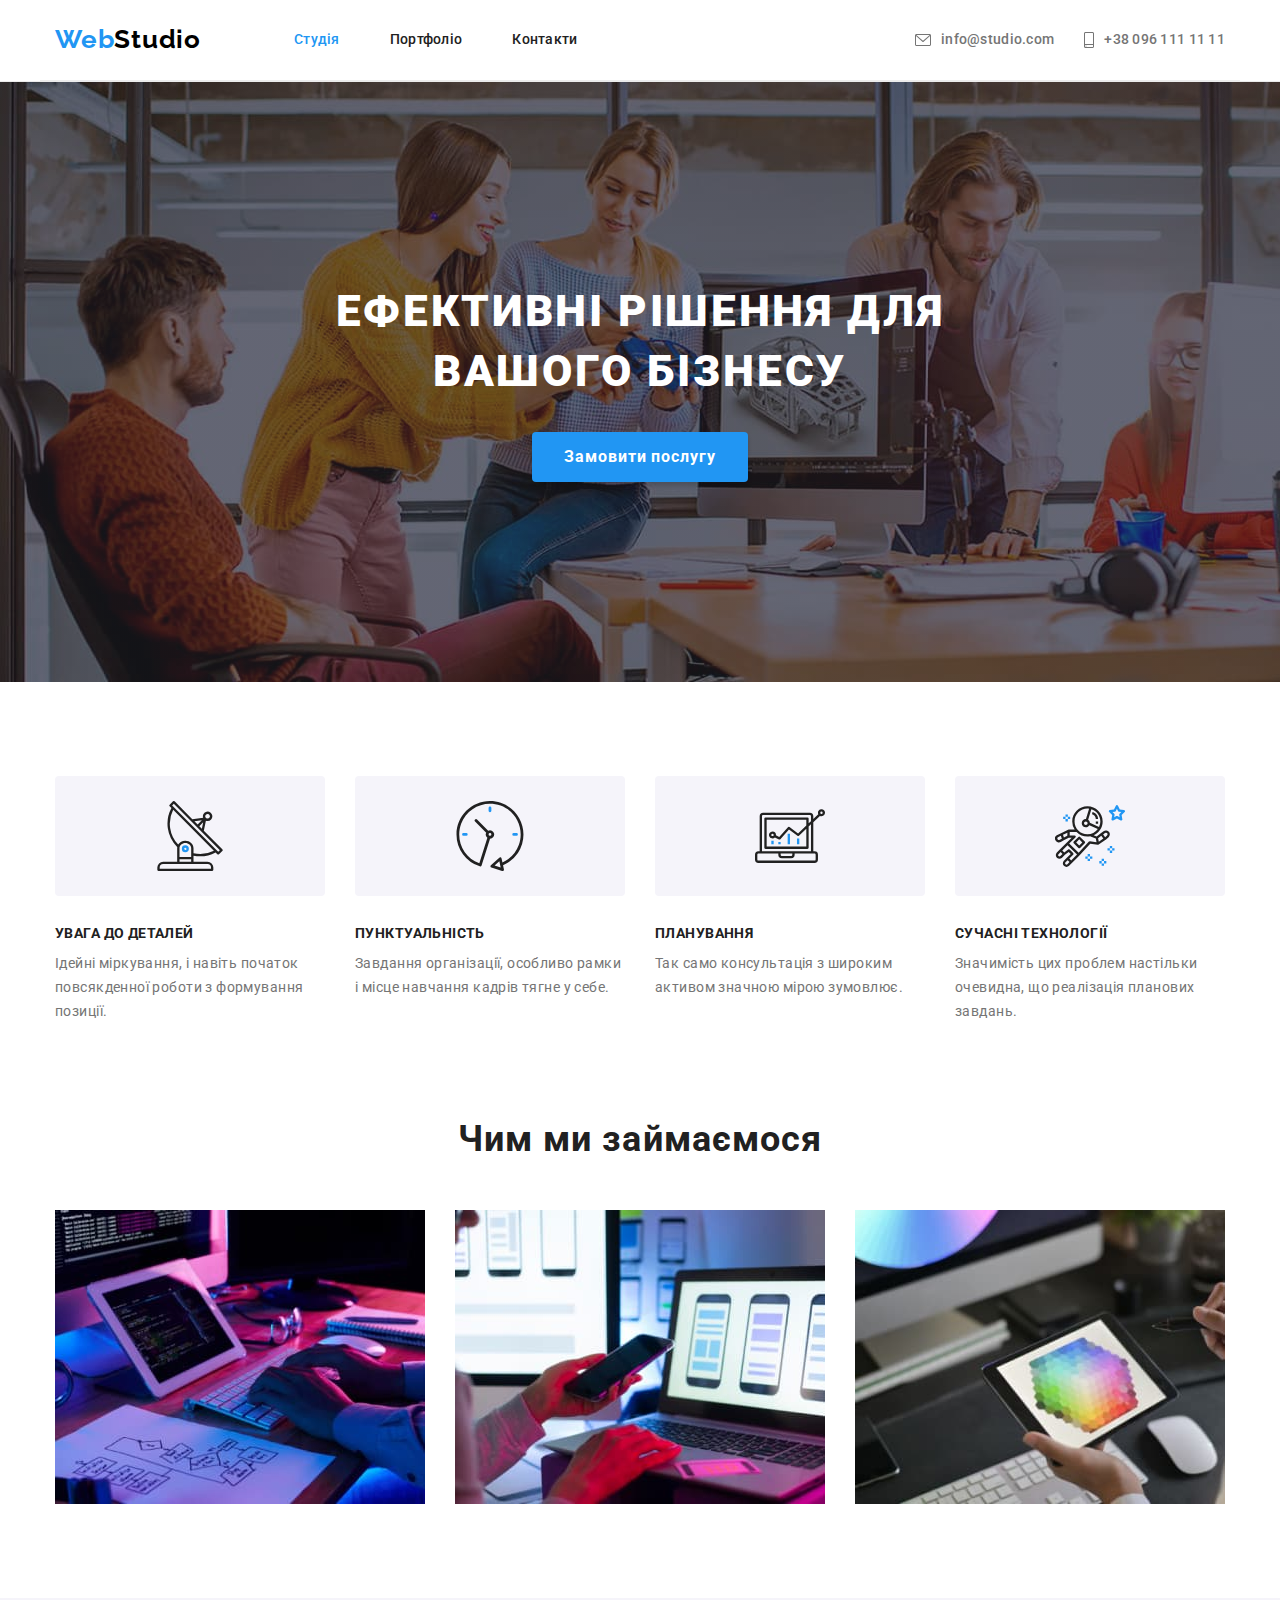
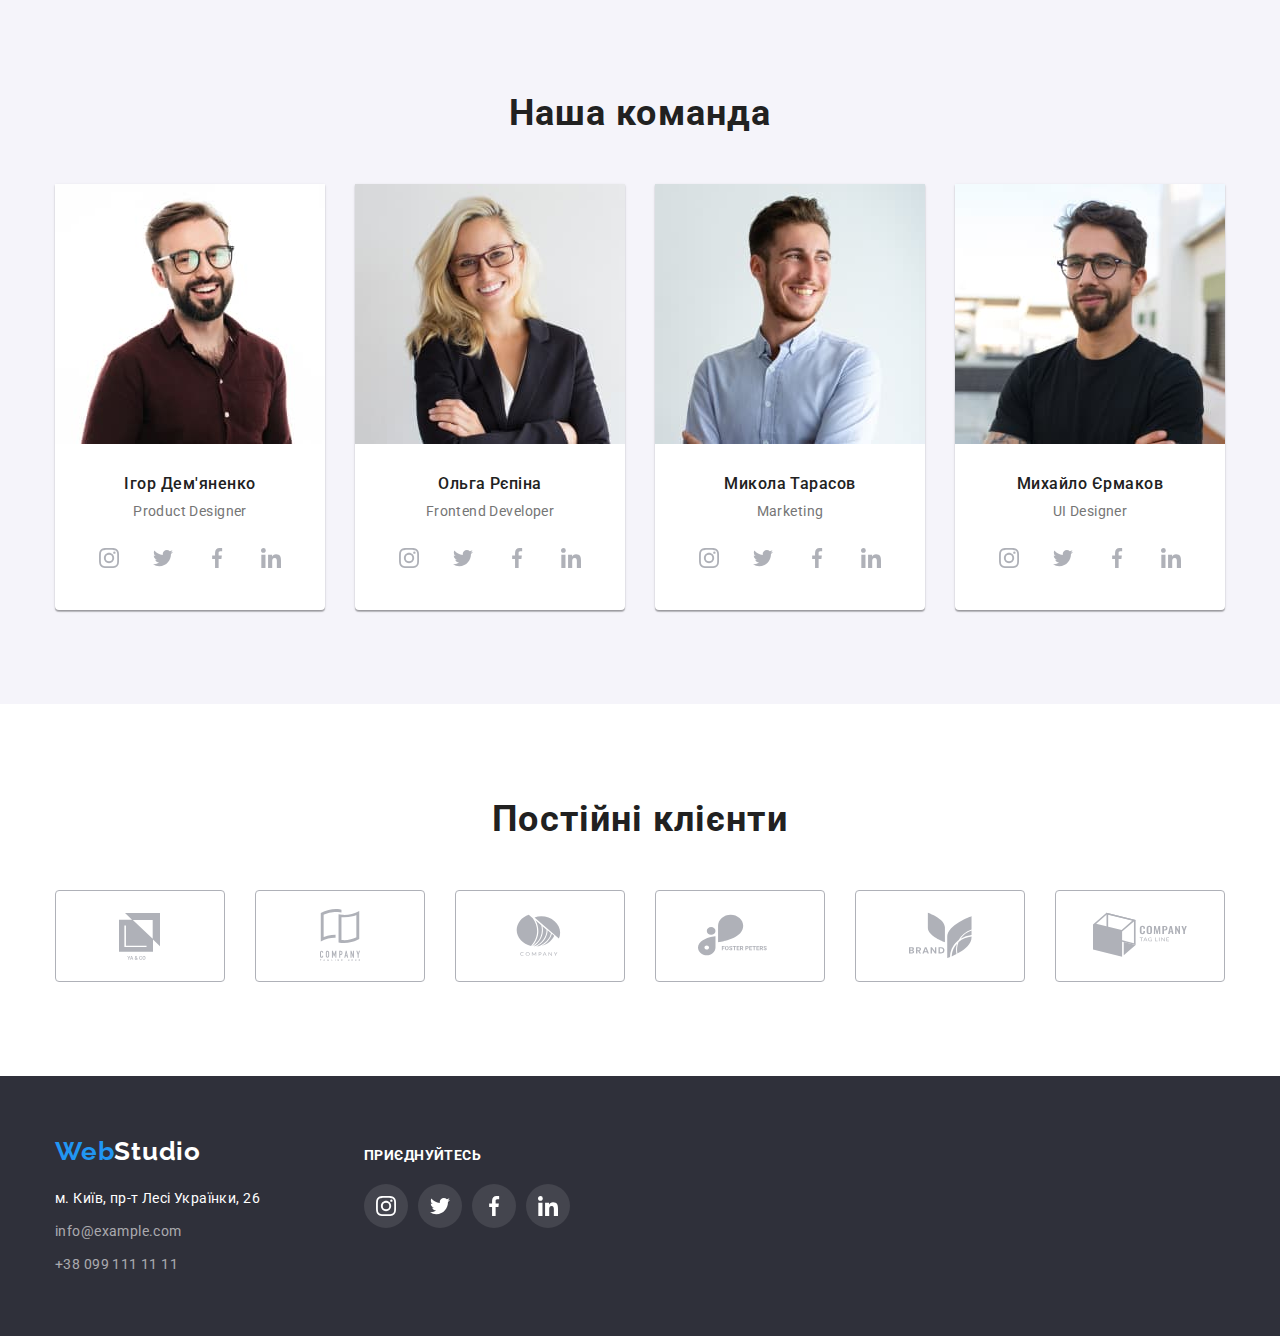
<file: index.html>
<!DOCTYPE html>
<html lang="uk">
  <head>
    <meta charset="UTF-8" />
    <meta http-equiv="X-UA-Compatible" content="IE=edge" />
    <meta name="viewport" content="width=device-width, initial-scale=1.0" />
    <link
      href="https://fonts.googleapis.com/css2?family=Raleway:wght@700&family=Roboto:wght@400;500;700;900&display=swap"
      rel="stylesheet"
    />
    <link
      rel="stylesheet"
      href="https://cdnjs.cloudflare.com/ajax/libs/modern-normalize/1.1.0/modern-normalize.min.css"
    />
    <link rel="stylesheet" href="./css/styles.css" />
    <title>Document</title>
  </head>
  <body>
    <!-- Шапка сайта -->
    <header class="header">
      <div class="header container">
        <nav class="nav">
          <a
            href="./index.html"
            class="logo"
            target="_blank"
            rel="noreferrer nofollow noopener"
            >Web<span class="studio-black">Studio</span></a
          >
          <ul class="nav-list">
            <li class="nav-item">
              <a href="./index.html" class="nav-a studio current">Студія</a>
            </li>
            <li class="nav-item">
              <a href="./portfolio.html" class="nav-a portfolio">Портфоліо</a>
            </li>
            <li class="nav-item">
              <a href="" class="nav-a contacts">Контакти</a>
            </li>
          </ul>
        </nav>
        <ul class="address">
          <li class="communications">
            <a
              href="mailto:info@devstudio.com"
              lang="en"
              class="communications-mail email"
              target="_blank"
              rel="noreferrer nofollow noopener"
            >
              <svg class="icon-envelope">
                <use href="./images/icons.svg#icon-envelope"></use>
              </svg>
              info@studio.com</a
            >
          </li>
          <li class="communications">
            <a
              href="tel:+380961111111"
              class="communications-mail phone"
              target="_blank"
              rel="noreferrer nofollow noopener"
              ><svg class="icon-smartphone">
                <use href="./images/icons.svg#icon-smartphone"></use>
              </svg>
              +38 096 111 11 11</a
            >
          </li>
        </ul>
      </div>
    </header>

    <main>
      <!-- Герой -->
      <section class="hero overlay">
        <div class="container">
          <h1 class="hero-head">
            Ефективні рішення для <br />
            вашого бізнесу
          </h1>
          <button type="button" class="hero-button">Замовити послугу</button>
        </div>
      </section>

      <!-- Принципы -->
      <section class="principles">
        <div class="container">
          <h2 class="visually-hidden">Наші особливості</h2>
          <ul class="table-list">
            <li class="principles-list">
              <div class="border-grey">
                <svg class="icon-antenna" width="70" height="70">
                  <use href="./images/icons.svg#icon-antenna"></use>
                </svg>
              </div>
              <h3 class="principles-list-head">Увага до деталей</h3>
              <p class="principles-list-text">
                Ідейні міркування, і навіть початок повсякденної роботи з
                формування позиції.
              </p>
            </li>

            <li class="principles-list">
              <div class="border-grey">
                <svg class="icon-clock" width="70" height="70">
                  <use href="./images/icons.svg#icon-clock"></use>
                </svg>
              </div>
              <h3 class="principles-list-head">Пунктуальність</h3>
              <p class="principles-list-text">
                Завдання організації, особливо рамки і місце навчання кадрів
                тягне у себе.
              </p>
            </li>
            <li class="principles-list">
              <div class="border-grey">
                <svg class="icon-diagram" width="70" height="70">
                  <use href="./images/icons.svg#icon-diagram"></use>
                </svg>
              </div>
              <h3 class="principles-list-head">Планування</h3>
              <p class="principles-list-text">
                Так само консультація з широким активом значною мірою зумовлює.
              </p>
            </li>
            <li class="principles-list">
              <div class="border-grey">
                <svg class="icon-astronaut" width="70" height="70">
                  <use href="./images/icons.svg#icon-astronaut"></use>
                </svg>
              </div>
              <h3 class="principles-list-head">Сучасні технології</h3>
              <p class="principles-list-text">
                Значимість цих проблем настільки очевидна, що реалізація
                планових завдань.
              </p>
            </li>
          </ul>
        </div>
      </section>

      <!-- Чем мы занимаеимся -->
      <section class="neon">
        <div class="container">
          <h2 class="occupation">Чим ми займаємося</h2>
          <ul class="ul-occupation">
            <li class="image">
              <img
                src="./images/box1.jpg"
                alt="Людина працює за комп'ютером"
                width="370"
              />
            </li>
            <li class="image">
              <img
                src="./images/box2.jpg"
                alt="Людина працює на телефоні"
                width="370"
              />
            </li>
            <li class="image">
              <img
                src="./images/box3.jpg"
                alt="Людина працює на планшеті"
                width="370"
              />
            </li>
          </ul>
        </div>
      </section>

      <!-- Наша команда  -->
      <section class="team">
        <div class="container">
          <h2 class="team-our">Наша команда</h2>
          <ul class="our-team">
            <li class="team-our-list">
              <img src="./images/img.jpg" alt="Ігор Дем'яненко" width="270" />
              <div class="container-team">
                <h3 class="team-our-list-human">Ігор Дем'яненко</h3>
                <p class="team-our-list-type" lang="en">Product Designer</p>

                <ul class="social-network">
                  <li class="margin">
                    <a
                      href=""
                      class="link"
                      aria-label="Інстаграм"
                      target="_blank"
                      rel="noreferrer nofollow noopener"
                    >
                      <svg class="icon-instagram">
                        <use
                          href="./images/icons.svg#icon-instagram"
                        ></use></svg
                    ></a>
                  </li>
                  <li class="margin">
                    <a
                      href=""
                      class="link"
                      aria-label="Твітер"
                      target="_blank"
                      rel="noreferrer nofollow noopener"
                    >
                      <svg class="icon-twitter">
                        <use href="./images/icons.svg#icon-twitter"></use></svg
                    ></a>
                  </li>
                  <li class="margin">
                    <a
                      href=""
                      class="link"
                      aria-label="Фейсбук"
                      target="_blank"
                      rel="noreferrer nofollow noopener"
                    >
                      <svg class="icon-facebook">
                        <use href="./images/icons.svg#icon-facebook"></use>
                      </svg>
                    </a>
                  </li>
                  <li class="margin">
                    <a
                      href=""
                      class="link end"
                      aria-label="Лінкедін"
                      target="_blank"
                      rel="noreferrer nofollow noopener"
                    >
                      <svg class="icon-linkedin">
                        <use href="./images/icons.svg#icon-linkedin"></use></svg
                    ></a>
                  </li>
                </ul>
              </div>
            </li>
            <li class="team-our-list">
              <img src="./images/img1.jpg" alt="Ольга Рєпіна" width="270" />
              <div class="container-team">
                <h3 class="team-our-list-human">Ольга Рєпіна</h3>
                <p class="team-our-list-type" lang="en">Frontend Developer</p>

                <ul class="social-network">
                  <li class="margin">
                    <a
                      href=""
                      class="link"
                      aria-label="Інстаграм"
                      target="_blank"
                      rel="noreferrer nofollow noopener"
                    >
                      <svg class="icon-instagram">
                        <use
                          href="./images/icons.svg#icon-instagram"
                        ></use></svg
                    ></a>
                  </li>
                  <li class="margin">
                    <a
                      href=""
                      class="link"
                      aria-label="Твітер"
                      target="_blank"
                      rel="noreferrer nofollow noopener"
                    >
                      <svg class="icon-twitter">
                        <use href="./images/icons.svg#icon-twitter"></use></svg
                    ></a>
                  </li>
                  <li class="margin">
                    <a
                      href=""
                      class="link"
                      aria-label="Фейсбук"
                      target="_blank"
                      rel="noreferrer nofollow noopener"
                    >
                      <svg class="icon-facebook">
                        <use href="./images/icons.svg#icon-facebook"></use>
                      </svg>
                    </a>
                  </li>
                  <li class="margin">
                    <a
                      href=""
                      class="link end"
                      aria-label="Лінкедін"
                      target="_blank"
                      rel="noreferrer nofollow noopener"
                    >
                      <svg class="icon-linkedin">
                        <use href="./images/icons.svg#icon-linkedin"></use></svg
                    ></a>
                  </li>
                </ul>
              </div>
            </li>
            <li class="team-our-list">
              <img src="./images/img2.jpg" alt="Микола Тарасов" width="270" />
              <div class="container-team">
                <h3 class="team-our-list-human">Микола Тарасов</h3>
                <p class="team-our-list-type" lang="en">Marketing</p>

                <ul class="social-network">
                  <li class="margin">
                    <a
                      href=""
                      class="link"
                      aria-label="Інстаграм"
                      target="_blank"
                      rel="noreferrer nofollow noopener"
                    >
                      <svg class="icon-instagram">
                        <use
                          href="./images/icons.svg#icon-instagram"
                        ></use></svg
                    ></a>
                  </li>
                  <li class="margin">
                    <a
                      href=""
                      class="link"
                      aria-label="Твітер"
                      target="_blank"
                      rel="noreferrer nofollow noopener"
                    >
                      <svg class="icon-twitter">
                        <use href="./images/icons.svg#icon-twitter"></use></svg
                    ></a>
                  </li>
                  <li class="margin">
                    <a
                      href=""
                      class="link"
                      aria-label="Фейсбук"
                      target="_blank"
                      rel="noreferrer nofollow noopener"
                    >
                      <svg class="icon-facebook">
                        <use href="./images/icons.svg#icon-facebook"></use>
                      </svg>
                    </a>
                  </li>
                  <li class="margin">
                    <a
                      href=""
                      class="link end"
                      aria-label="Лінкедін"
                      target="_blank"
                      rel="noreferrer nofollow noopener"
                    >
                      <svg class="icon-linkedin">
                        <use href="./images/icons.svg#icon-linkedin"></use></svg
                    ></a>
                  </li>
                </ul>
              </div>
            </li>
            <li class="team-our-list">
              <img src="./images/img3.jpg" alt="Михайло Єрмаков" width="270" />
              <div class="container-team">
                <h3 class="team-our-list-human">Михайло Єрмаков</h3>
                <p class="team-our-list-type" lang="en">UI Designer</p>

                <ul class="social-network">
                  <li class="margin">
                    <a
                      href=""
                      class="link"
                      aria-label="Інстаграм"
                      target="_blank"
                      rel="noreferrer nofollow noopener"
                    >
                      <svg class="icon-instagram">
                        <use
                          href="./images/icons.svg#icon-instagram"
                        ></use></svg
                    ></a>
                  </li>
                  <li class="margin">
                    <a
                      href=""
                      class="link"
                      aria-label="Твітер"
                      target="_blank"
                      rel="noreferrer nofollow noopener"
                    >
                      <svg class="icon-twitter">
                        <use href="./images/icons.svg#icon-twitter"></use></svg
                    ></a>
                  </li>
                  <li class="margin">
                    <a
                      href=""
                      class="link"
                      aria-label="Фейсбук"
                      target="_blank"
                      rel="noreferrer nofollow noopener"
                    >
                      <svg class="icon-facebook">
                        <use href="./images/icons.svg#icon-facebook"></use>
                      </svg>
                    </a>
                  </li>
                  <li class="margin">
                    <a
                      href=""
                      class="link end"
                      aria-label="Лінкедін"
                      target="_blank"
                      rel="noreferrer nofollow noopener"
                    >
                      <svg class="icon-linkedin">
                        <use href="./images/icons.svg#icon-linkedin"></use></svg
                    ></a>
                  </li>
                </ul>
              </div>
            </li>
          </ul>
        </div>
      </section>
      <section class="companies">
        <div class="container">
          <h2 class="team-our">Постійні клієнти</h2>
          <ul class="clients">
            <li>
              <a
                href=""
                class="clients-border"
                aria-label="Компанія 1"
                target="_blank"
                rel="noreferrer nofollow noopener"
              >
                <svg width="106" hight="60">
                  <use href="./images/icons.svg#icon-logo"></use></svg
              ></a>
            </li>
            <li>
              <a
                href=""
                class="clients-border"
                aria-label="Компанія 2"
                target="_blank"
                rel="noreferrer nofollow noopener"
              >
                <svg width="106" hight="60">
                  <use href="./images/icons.svg#icon-logo-one"></use></svg
              ></a>
            </li>
            <li>
              <a
                href=""
                class="clients-border"
                aria-label="Компанія 3"
                target="_blank"
                rel="noreferrer nofollow noopener"
              >
                <svg width="106" hight="60">
                  <use href="./images/icons.svg#icon-logo-two"></use></svg
              ></a>
            </li>
            <li>
              <a
                href=""
                class="clients-border"
                aria-label="Компанія 4"
                target="_blank"
                rel="noreferrer nofollow noopener"
              >
                <svg width="106" hight="60">
                  <use href="./images/icons.svg#icon-logo-three"></use></svg
              ></a>
            </li>
            <li>
              <a
                href=""
                class="clients-border"
                aria-label="Компанія 5"
                target="_blank"
                rel="noreferrer nofollow noopener"
              >
                <svg width="106" hight="60">
                  <use href="./images/icons.svg#icon-logo-four"></use></svg
              ></a>
            </li>
            <li>
              <a
                href=""
                class="clients-border"
                aria-label="Компанія 6"
                target="_blank"
                rel="noreferrer nofollow noopener"
              >
                <svg width="106" hight="60">
                  <use href="./images/icons.svg#icon-logo-five"></use></svg
              ></a>
            </li>
          </ul>
        </div>
      </section>
    </main>

    <!-- Футер -->
    <footer class="footer">
      <div class="container">
        <div class="join">
          <div class="logo-footer">
            <a
              href="./index.html"
              class="logo"
              target="_blank"
              rel="noreferrer nofollow noopener"
              >Web<span class="studio-white">Studio</span></a
            >
          </div>
          <address>
            <ul>
              <li class="footer-street-one">
                <a
                  href="https://goo.gl/maps/CPtrU1FHBa2aNyZL9"
                  target="_blank"
                  rel="noopener noreferrer nofollow"
                  class="footer-street"
                  >м. Київ, пр-т Лесі Українки, 26</a
                >
              </li>
              <li class="footer-street-two">
                <a
                  href="mailto:info@devstudio.com"
                  lang="en"
                  class="footer-address"
                  target="_blank"
                  rel="noreferrer nofollow noopener"
                  >info@example.com</a
                >
              </li>
              <li class="footer-street-three">
                <a
                  href="tel:+380961111111"
                  class="footer-address"
                  target="_blank"
                  rel="noreferrer nofollow noopener"
                  >+38 099 111 11 11</a
                >
              </li>
            </ul>
          </address>
        </div>
        <div class="join network">
          <p class="enter">приєднуйтесь</p>
          <ul class="social-network-footer">
            <li class="margin">
              <a
                href=""
                class="link footer"
                target="_blank"
                rel="noreferrer nofollow noopener"
              >
                <svg class="icon-instagram" aria-label="Інстаграм">
                  <use href="./images/icons.svg#icon-instagram"></use></svg
              ></a>
            </li>
            <li class="margin">
              <a
                href=""
                class="link footer"
                target="_blank"
                rel="noreferrer nofollow noopener"
              >
                <svg class="icon-twitter" aria-label="Твітер">
                  <use href="./images/icons.svg#icon-twitter"></use></svg
              ></a>
            </li>
            <li class="margin">
              <a
                href=""
                class="link footer"
                target="_blank"
                rel="noreferrer nofollow noopener"
              >
                <svg class="icon-facebook" aria-label="Фейсбук">
                  <use href="./images/icons.svg#icon-facebook"></use>
                </svg>
              </a>
            </li>
            <li class="margin">
              <a
                href=""
                class="link footer end"
                aria-label="Лінкедін"
                target="_blank"
                rel="noreferrer nofollow noopener"
              >
                <svg class="icon-linkedin">
                  <use href="./images/icons.svg#icon-linkedin"></use></svg
              ></a>
            </li>
          </ul>
        </div>
      </div>
    </footer>
  </body>
</html>
</file>
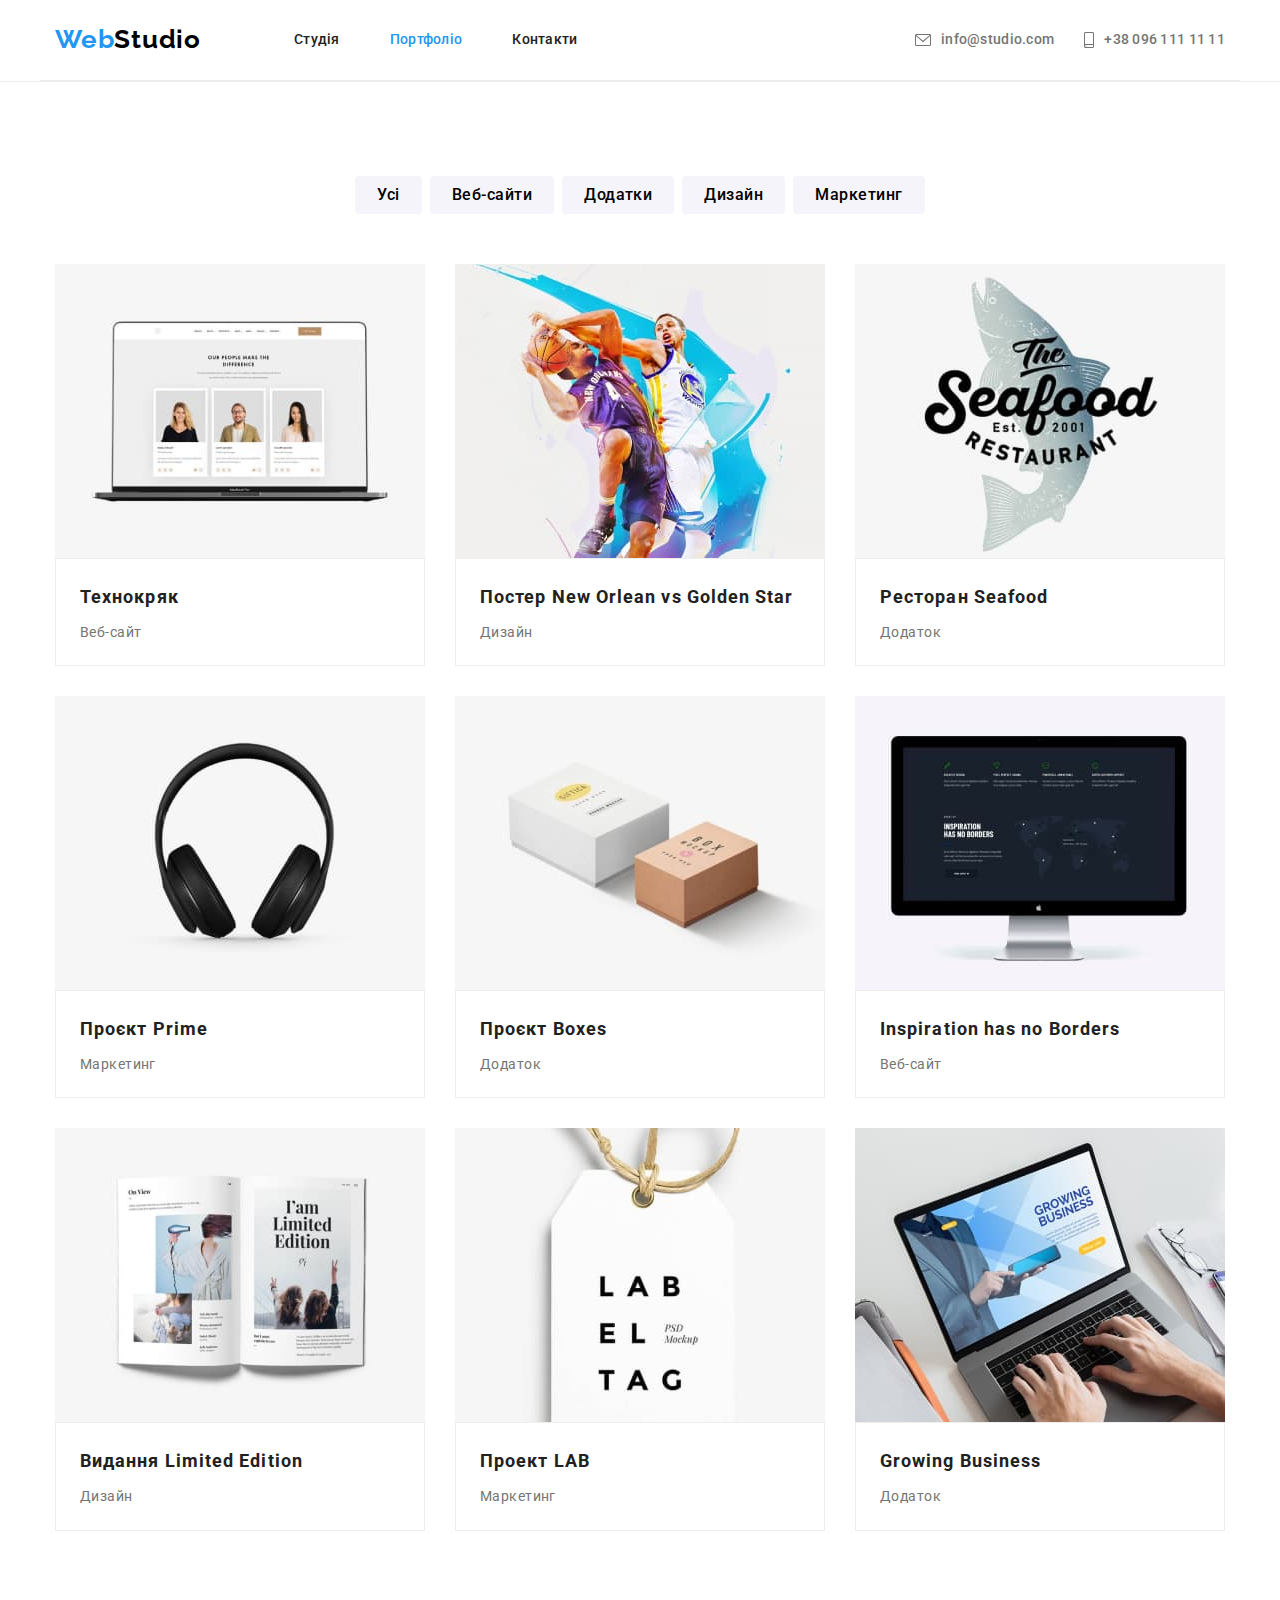
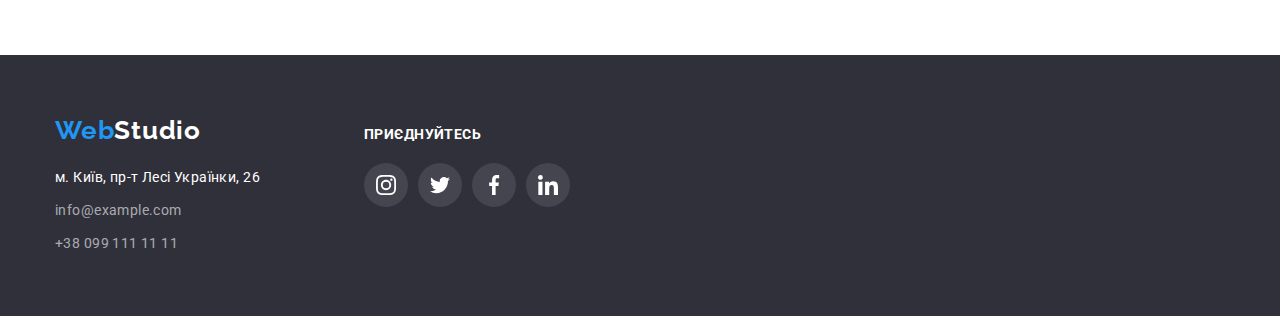
<file: portfolio.html>
<!DOCTYPE html>
<html lang="uk">
  <head>
    <meta charset="UTF-8" />
    <meta http-equiv="X-UA-Compatible" content="IE=edge" />
    <meta name="viewport" content="width=device-width, initial-scale=1.0" />
    <title>Document</title>
    <link
      href="https://fonts.googleapis.com/css2?family=Raleway:wght@700&family=Roboto:wght@400;500;700;900&display=swap"
      rel="stylesheet"
    />
    <link
      rel="stylesheet"
      href="https://cdnjs.cloudflare.com/ajax/libs/modern-normalize/1.1.0/modern-normalize.min.css"
    />
    <link rel="stylesheet" href="./css/styles.css" />
  </head>
  <body>
    <!-- Шапка сайта -->
    <header class="header">
      <div class="header container">
        <nav class="nav">
          <a href="./index.html" class="logo"
            >Web<span class="studio-black">Studio</span></a
          >
          <ul class="nav-list">
            <li class="nav-item">
              <a href="./index.html" class="nav-a studio">Студія</a>
            </li>
            <li class="nav-item">
              <a href="./portfolio.html" class="nav-a portfolio current"
                >Портфоліо</a
              >
            </li>
            <li class="nav-item">
              <a
                href=""
                class="nav-a contacts"
                target="_blank"
                rel="noreferrer nofollow noopener"
                >Контакти</a
              >
            </li>
          </ul>
        </nav>
        <ul class="address">
          <li class="communications">
            <a
              href="mailto:info@devstudio.com"
              lang="en"
              class="communications-mail email"
              target="_blank"
              rel="noreferrer nofollow noopener"
            >
              <svg class="icon-envelope">
                <use href="./images/icons.svg#icon-envelope"></use>
              </svg>
              info@studio.com</a
            >
          </li>
          <li class="communications">
            <a
              href="tel:+380961111111"
              class="communications-mail phone"
              target="_blank"
              rel="noreferrer nofollow noopener"
              ><svg class="icon-smartphone">
                <use href="./images/icons.svg#icon-smartphone"></use>
              </svg>
              +38 096 111 11 11</a
            >
          </li>
        </ul>
      </div>
    </header>
    <main>
      <!--Menu-->
      <section class="menu">
        <h1 class="visually-hidden">Примеры работ</h1>
        <div class="container">
          <ul class="list-menu">
            <li class="list-section">
              <button type="button" class="menu-section">Усі</button>
            </li>
            <li class="list-section">
              <button type="button" class="menu-section">Веб-сайти</button>
            </li>
            <li class="list-section">
              <button type="button" class="menu-section">Додатки</button>
            </li>
            <li class="list-section">
              <button type="button" class="menu-section">Дизайн</button>
            </li>
            <li class="list-section">
              <button type="button" class="menu-section">Маркетинг</button>
            </li>
          </ul>
          <!--Pictutes-->
          <ul class="work-list">
            <li class="pictures-list">
              <a href="" class="ref-works">
                <img src="./images/site.jpg" alt="ноутбук" width="370" />
                <div class="pictures-list-div">
                  <h2 class="pictures-list-head">Технокряк</h2>
                  <p class="spictures-list-paragraph">Веб-сайт</p>
                </div></a
              >
            </li>
            <li class="pictures-list">
              <a href="" class="ref-works">
                <img
                  src="./images/basket.jpg"
                  alt="гра в баскетбол"
                  width="370"
                />
                <div class="pictures-list-div">
                  <h2 class="pictures-list-head">
                    Постер New Orlean vs Golden Star
                  </h2>
                  <p class="spictures-list-paragraph">Дизайн</p>
                </div></a
              >
            </li>
            <li class="pictures-list">
              <a href="" class="ref-works"
                ><img src="./images/seafood.jpg" alt="ресторан" width="370" />
                <div class="pictures-list-div">
                  <h2 class="pictures-list-head">Ресторан Seafood</h2>
                  <p class="spictures-list-paragraph">Додаток</p>
                </div></a
              >
            </li>
            <li class="pictures-list">
              <a href="" class="ref-works"
                ><img
                  src="./images/headphones.jpg"
                  alt="навушники"
                  width="370"
                />
                <div class="pictures-list-div">
                  <h2 class="pictures-list-head">Проєкт Prime</h2>
                  <p class="spictures-list-paragraph">Маркетинг</p>
                </div></a
              >
            </li>
            <li class="pictures-list">
              <a href="" class="ref-works"
                ><img src="./images/boxes.jpg" alt="короба" width="370" />
                <div class="pictures-list-div">
                  <h2 class="pictures-list-head">Проєкт Boxes</h2>
                  <p class="spictures-list-paragraph">Додаток</p>
                </div></a
              >
            </li>
            <li class="pictures-list">
              <a href="" class="ref-works"
                ><img src="./images/screen.jpg" alt="монітор" width="370" />
                <div class="pictures-list-div">
                  <h2 class="pictures-list-head">Inspiration has no Borders</h2>
                  <p class="spictures-list-paragraph">Веб-сайт</p>
                </div></a
              >
            </li>
            <li class="pictures-list">
              <a href="" class="ref-works"
                ><img src="./images/book.jpg" alt="книга" width="370" />
                <div class="pictures-list-div">
                  <h2 class="pictures-list-head">Видання Limited Edition</h2>
                  <p class="spictures-list-paragraph">Дизайн</p>
                </div></a
              >
            </li>
            <li class="pictures-list">
              <a href="" class="ref-works"
                ><img src="./images/lab.jpg" alt="лейба" width="370" />
                <div class="pictures-list-div">
                  <h2 class="pictures-list-head">Проект LAB</h2>
                  <p class="spictures-list-paragraph">Маркетинг</p>
                </div></a
              >
            </li>
            <li class="pictures-list">
              <a href="" class="ref-works"
                ><img src="./images/laptop.jpg" alt="комп'ютер" width="370" />
                <div class="pictures-list-div">
                  <h2 class="pictures-list-head">Growing Business</h2>
                  <p class="spictures-list-paragraph">Додаток</p>
                </div></a
              >
            </li>
          </ul>
        </div>
      </section>
    </main>

    <!-- Футер -->
    <footer class="footer">
      <div class="container">
        <div class="join">
          <div class="logo-footer">
            <a
              href="./index.html"
              class="logo"
              target="_blank"
              rel="noreferrer nofollow noopener"
              >Web<span class="studio-white">Studio</span></a
            >
          </div>
          <address>
            <ul>
              <li class="footer-street-one">
                <a
                  href="https://goo.gl/maps/CPtrU1FHBa2aNyZL9"
                  target="_blank"
                  rel="noopener noreferrer nofollow"
                  class="footer-street"
                  >м. Київ, пр-т Лесі Українки, 26</a
                >
              </li>
              <li class="footer-street-two">
                <a
                  href="mailto:info@devstudio.com"
                  lang="en"
                  class="footer-address"
                  target="_blank"
                  rel="noreferrer nofollow noopener"
                  >info@example.com</a
                >
              </li>
              <li class="footer-street-three">
                <a
                  href="tel:+380961111111"
                  class="footer-address"
                  target="_blank"
                  rel="noreferrer nofollow noopener"
                  >+38 099 111 11 11</a
                >
              </li>
            </ul>
          </address>
        </div>
        <div class="join network">
          <p class="enter">приєднуйтесь</p>
          <ul class="social-network-footer">
            <li class="margin">
              <a
                href=""
                class="link footer"
                target="_blank"
                rel="noreferrer nofollow noopener"
              >
                <svg class="icon-instagram" aria-label="Інстаграм">
                  <use href="./images/icons.svg#icon-instagram"></use></svg
              ></a>
            </li>
            <li class="margin">
              <a
                href=""
                class="link footer"
                target="_blank"
                rel="noreferrer nofollow noopener"
              >
                <svg class="icon-twitter" aria-label="Твітер">
                  <use href="./images/icons.svg#icon-twitter"></use></svg
              ></a>
            </li>
            <li class="margin">
              <a
                href=""
                class="link footer"
                target="_blank"
                rel="noreferrer nofollow noopener"
              >
                <svg class="icon-facebook" aria-label="Фейсбук">
                  <use href="./images/icons.svg#icon-facebook"></use>
                </svg>
              </a>
            </li>
            <li class="margin">
              <a
                href=""
                class="link footer end"
                aria-label="Лінкедін"
                target="_blank"
                rel="noreferrer nofollow noopener"
              >
                <svg class="icon-linkedin">
                  <use href="./images/icons.svg#icon-linkedin"></use></svg
              ></a>
            </li>
          </ul>
        </div>
      </div>
    </footer>
  </body>
</html>
</file>
<file: css/styles.css>
:root {
  --primary-text-color: #212121;
  --secondary-text-color: #757575;
  --white-text-color: #ffffff;
  --footer-text-color: rgba(255, 255, 255, 0.6);
  ---main-blue-color: #2196f3;
  --button-hover: #188ce8;
  --background-color-site: #f5f5f5;
  --background-color-two: #f5f4fa;
  --background-color-footer: #2f303a;
  --web-color: #000000;
  --links-color: #afb1b8;
}
/*Raleway - sans-serif*/
/* Oleo Script -decorative fonts*/
/*Roboto- sans-serif*/
li {
  list-style-type: none;
}
body {
  font-family: Roboto, sans-serif;
  letter-spacing: 0.03em;
  font-size: 14px;
  color: var(--primary-text-color);
  background-color: var(--white-text-color);
}

a {
  text-decoration: none;
}
ul,
p,
h1,
h2,
h3,
h4,
h5,
h6 {
  padding: 0;
  margin: 0;
}
img {
  display: block;
  max-width: 100%;
}
/*Header*/

.logo {
  margin-top: 24px;
  margin-bottom: 25px;
  margin-right: 93px;
  color: var(---main-blue-color);
  font-family: Raleway, sans-serif;
  font-weight: 700;
  font-size: 26px;
  line-height: 1.19;
  letter-spacing: 0.03em;
}
.studio-black {
  color: var(--web-color);
}
.nav-a {
  font-weight: 500;
  font-size: 14px;
  line-height: 1.14;
  letter-spacing: 0.02em;

  color: #212121;
}
.header {
  border-bottom: 1px solid #ececec;
}
.nav-a:hover,
.nav-a:focus {
  color: var(---main-blue-color);
}
.nav-a.studio.current {
  color: var(---main-blue-color);
}

.nav-a.portfolio.current {
  color: var(---main-blue-color);
}
.communications-mail {
  display: flex;
  align-items: center;
  font-weight: 500;
  font-size: 14px;
  line-height: 1.14;
  letter-spacing: 0.02em;
  color: var(--secondary-text-color);
  fill: currentColor;
}
.communications-mail:hover,
.communications-mail:focus {
  color: var(---main-blue-color);
}
/*Hero*/
.hero-head {
  color: var(--white-text-color);

  font-weight: 900;
  font-size: 44px;
  line-height: 1.36;
  letter-spacing: 0.06em;
  text-transform: uppercase;
  width: 696px;
  margin: 0 auto;
}
.hero-button {
  margin-top: 30px;
  display: inline-block;
  font-weight: 700;
  font-size: 16px;
  line-height: 1.88;
  align-items: center;
  letter-spacing: 0.06em;
  color: var(--white-text-color);
  background: var(---main-blue-color);
  box-shadow: 0px 4px 4px rgba(0, 0, 0, 0.15);
  border-radius: 4px;
  font-family: inherit;
  cursor: pointer;
  border: none;
  padding: 10px 32px;
}
.hero-button:focus,
.hero-button:hover {
  background-color: var(--button-hover);
}
.hero {
  background-color: var(--background-color-footer);
  padding: 200px 0;
}

/*Principles*/

.principles {
  padding-top: 94px;
  padding-bottom: 94px;
}
.principles-list-head {
  margin-top: 30px;
  margin-bottom: 10px;
  font-weight: 700;
  font-size: 14px;
  line-height: 1.14;
  letter-spacing: 0.03em;
  text-transform: uppercase;
}
.principles-list-text {
  line-height: 1.71;

  color: var(--secondary-text-color);
}

.neon {
  padding-bottom: 94px;
}
/*Чем мы занимаеимся*/
.occupation,
.team-our {
  margin-bottom: 50px;
  font-weight: 700;
  font-size: 36px;
  line-height: 1.17;
  text-align: center;
  letter-spacing: 0.03em;
}

/*Team*/
.team-our-list {
  background: var(--white-text-color);
  box-shadow: 0px 1px 3px rgba(0, 0, 0, 0.12), 0px 1px 1px rgba(0, 0, 0, 0.14),
    0px 2px 1px rgba(0, 0, 0, 0.2);
  border-radius: 0px 0px 4px 4px;
}
.team {
  background: var(--background-color-two);
}
.team-our-list-human {
  font-weight: 500;
  font-size: 16px;
  line-height: 1.19;
  text-align: center;
  letter-spacing: 0.03em;
}
.team-our-list-type {
  line-height: 1.19;
  text-align: center;
  letter-spacing: 0.03em;
  margin-bottom: 16px;

  color: var(--secondary-text-color);
}
/*Footer*/
.footer {
  background: var(--background-color-footer);
  padding: 60px 0;
}
.studio-white {
  color: var(--white-text-color);
}
.footer-address,
.footer-street {
  font-weight: 400;
  font-size: 14px;
  line-height: 1.71;
  letter-spacing: 0.03em;
}
.footer-street {
  color: var(--white-text-color);
  font-style: normal;
}
.footer-street:hover,
.footer-street:focus {
  color: var(---main-blue-color);
}
.footer-address {
  color: rgba(255, 255, 255, 0.6);
  font-style: normal;
}
.footer-address:hover,
.footer-address:focus {
  color: var(---main-blue-color);
}

/*Portfolio page*/

/*button*/
.menu {
  padding: 94px 0;
}
.menu-section {
  border: none;
  padding: 6px 22px;
  background: var(--background-color-two);
  border-radius: 4px;
  font-weight: 500;
  font-size: 16px;
  line-height: 1.62;
  text-align: center;
  letter-spacing: 0.03em;
  font-family: inherit;
  cursor: pointer;
}
.menu-section:hover {
  background: var(---main-blue-color);
  box-shadow: 0px 3px 1px rgba(0, 0, 0, 0.1), 0px 1px 2px rgba(0, 0, 0, 0.08),
    0px 2px 2px rgba(0, 0, 0, 0.12);
  border-radius: 4px;
  color: var(--white-text-color);
}
.menu-section:focus {
  background: var(---main-blue-color);
  box-shadow: 0px 3px 1px rgba(0, 0, 0, 0.1), 0px 1px 2px rgba(0, 0, 0, 0.08),
    0px 2px 2px rgba(0, 0, 0, 0.12);
  border-radius: 4px;
  color: var(--white-text-color);
}

.pictures-list-head {
  margin-bottom: 4px;
  font-weight: 700;
  font-size: 18px;
  line-height: 2;
  letter-spacing: 0.06em;
}
.spictures-list-paragraph {
  line-height: 1.88;
  letter-spacing: 0.03em;
  color: var(--secondary-text-color);
}

.visually-hidden {
  position: absolute;
  white-space: nowrap;
  width: 1px;
  height: 1px;
  overflow: hidden;
  border: 0;
  padding: 0;
  clip: rect(0 0 0 0);
  clip-path: inset(50%);
  margin: -1px;
}
/*container*/
.container {
  margin-left: auto;
  margin-right: auto;
  padding-left: 15px;
  padding-right: 15px;
  width: 1200px;
}
.nav,
.nav-list,
.address,
.header.container {
  display: flex;
  align-items: center;
}

.hero .container {
  text-align: center;
}

.nav-item:not(:last-child) {
  margin-right: 50px;
}

.communications:not(:last-child) {
  margin-right: 30px;
}

.address {
  margin-left: auto;
}
.table-list {
  display: flex;
}

.principles-list:not(:last-child) {
  margin-right: 30px;
  width: 270px;
}
.ul-occupation {
  display: flex;
}
.image:not(:last-child) {
  margin-right: 30px;
}
.occupation {
  margin-bottom: 50px;
  margin-top: 0;
}
.team {
  padding: 94px 0;
}
.our-team {
  display: flex;
}
.team-our-list:not(:last-child) {
  margin-right: 30px;
}

.footer-street-one,
.footer-street-two {
  margin-bottom: 9px;
}
.logo-footer {
  margin-bottom: 20px;
}
.list-menu {
  justify-content: center;
  display: flex;
}
.list-section:not(:last-child) {
  margin-right: 8px;
}
.work-list {
  display: flex;
  flex-wrap: wrap;
  margin-top: 50px;
}
.pictures-list {
  width: 370px;
  margin-right: 30px;
  margin-bottom: 30px;
}
.pictures-list:nth-child(3n) {
  margin-right: 0;
}
.pictures-list-div {
  padding: 20px 24px;
  border: 1px solid #eeeeee;
}
.team-our-list-human {
  margin-bottom: 10px;
}

.container-team {
  padding-top: 30px;
  padding-bottom: 30px;
}
.icon-envelope {
  width: 16px;
  height: 12px;
  margin-right: 10px;
}

.icon-smartphone {
  width: 10px;
  height: 16px;
  margin-right: 10px;
}
.overlay {
  background-image: linear-gradient(
      to right,
      rgba(47, 48, 58, 0.4),
      rgba(47, 48, 58, 0.4)
    ),
    url(../images/hero.jpg);
  max-width: 1600px;
  height: 600px;
  margin: 0 auto;
  background-repeat: no-repeat;
  background-size: cover;
}
.border-grey {
  border-radius: 4px;
  background-color: var(--background-color-two);
  width: 270px;
  height: 120px;
  display: flex;
  align-items: center;
  justify-content: center;
}
.icon-instagram,
.icon-twitter,
.icon-facebook,
.icon-linkedin {
  width: 20px;
  height: 20px;
  fill: currentColor;
}
.link {
  display: block;
  display: flex;
  justify-content: center;
  align-items: center;
  width: 44px;
  height: 44px;
  border-radius: 50px;
  color: var(--links-color);
}
.social-network {
  display: flex;
  justify-content: center;
}
.social-network-footer {
  display: flex;
  justify-content: center;
  margin-top: 20px;
}

.link.end {
  margin-right: 0px;
}
.link:hover,
.link:focus {
  background-color: var(---main-blue-color);
  color: var(--white-text-color);
}
.clients {
  display: flex;
  gap: 30px;
}

.clients-border {
  display: flex;
  justify-content: center;
  align-items: center;
  border: 1px solid var(--links-color);
  border-radius: 4px;
  width: 170px;
  height: 92px;
  fill: var(--links-color);
}

.clients-border:hover,
.clients-border:focus {
  border-color: var(---main-blue-color);
  fill: var(---main-blue-color);
}
.companies {
  padding: 94px 0;
}
.footer > .container {
  display: flex;
  align-items: baseline;
}
.join.network {
  margin-left: 70px;
}

.enter {
  color: var(--white-text-color);
  font-weight: 700;
  text-transform: uppercase;
  line-height: 1.14;
}

.margin:not(:last-child) {
  margin-right: 10px;
}
.link.footer {
  background: rgba(255, 255, 255, 0.1);
  color: var(--white-text-color);
  padding: 0;
}

.link.footer:hover,
.link.footer:focus {
  background-color: var(---main-blue-color);
}
.enter {
  text-transform: uppercase;
}
.ref-works {
  display: block;
  color: currentColor;
}
.ref-works:hover,
.ref-works:focus {
  background: #ffffff;
  border: 1px solid #eeeeee;
  box-shadow: 0px 1px 1px rgba(0, 0, 0, 0.12), 0px 4px 4px rgba(0, 0, 0, 0.06),
    1px 4px 6px rgba(0, 0, 0, 0.16);
}
</file>
